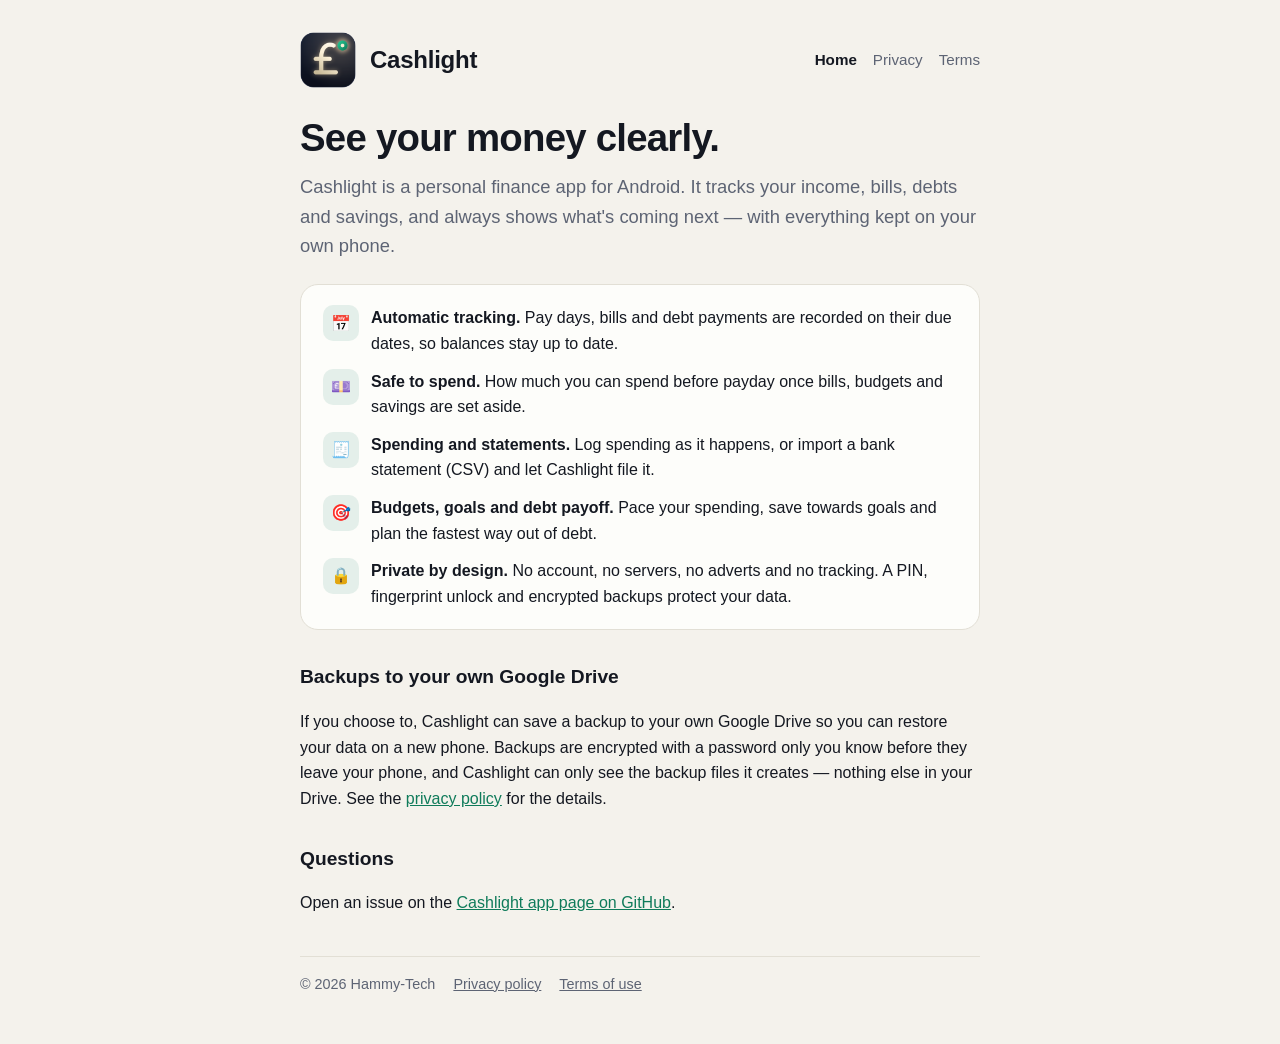
<file: index.html>
<!doctype html>
<html lang="en-GB">
  <head>
    <meta charset="utf-8" />
    <meta name="viewport" content="width=device-width, initial-scale=1" />
    <title>Cashlight — see your money clearly</title>
    <meta name="description" content="Cashlight is a personal finance app for Android that keeps your income, bills, debts and savings on your phone." />
    <link rel="icon" href="icon.png" />
    <link rel="stylesheet" href="style.css" />
  </head>
  <body>
    <div class="wrap">
      <header class="brand">
        <img src="icon.png" alt="" />
        <span class="name"><a href="./">Cashlight</a></span>
        <nav class="top" aria-label="Pages">
          <a href="./" aria-current="page">Home</a>
          <a href="privacy.html">Privacy</a>
          <a href="terms.html">Terms</a>
        </nav>
      </header>

      <main>
        <h1>See your money clearly.</h1>
        <p class="lead">
          Cashlight is a personal finance app for Android. It tracks your income, bills, debts and savings, and always shows what's coming
          next — with everything kept on your own phone.
        </p>

        <div class="card">
          <ul class="features">
            <li>
              <span aria-hidden="true">📅</span>
              <span><strong>Automatic tracking.</strong> Pay days, bills and debt payments are recorded on their due dates, so balances stay up to date.</span>
            </li>
            <li>
              <span aria-hidden="true">💷</span>
              <span><strong>Safe to spend.</strong> How much you can spend before payday once bills, budgets and savings are set aside.</span>
            </li>
            <li>
              <span aria-hidden="true">🧾</span>
              <span><strong>Spending and statements.</strong> Log spending as it happens, or import a bank statement (CSV) and let Cashlight file it.</span>
            </li>
            <li>
              <span aria-hidden="true">🎯</span>
              <span><strong>Budgets, goals and debt payoff.</strong> Pace your spending, save towards goals and plan the fastest way out of debt.</span>
            </li>
            <li>
              <span aria-hidden="true">🔒</span>
              <span><strong>Private by design.</strong> No account, no servers, no adverts and no tracking. A PIN, fingerprint unlock and encrypted backups protect your data.</span>
            </li>
          </ul>
        </div>

        <h2>Backups to your own Google Drive</h2>
        <p>
          If you choose to, Cashlight can save a backup to your own Google Drive so you can restore your data on a new phone. Backups are
          encrypted with a password only you know before they leave your phone, and Cashlight can only see the backup files it creates —
          nothing else in your Drive. See the <a href="privacy.html">privacy policy</a> for the details.
        </p>

        <h2>Questions</h2>
        <p>
          Open an issue on the
          <a href="https://github.com/Hammy-Tech/cashlight-app/issues">Cashlight app page on GitHub</a>.
        </p>
      </main>

      <footer>
        <span>© 2026 Hammy-Tech</span>
        <a href="privacy.html">Privacy policy</a>
        <a href="terms.html">Terms of use</a>
      </footer>
    </div>
  </body>
</html>
</file>
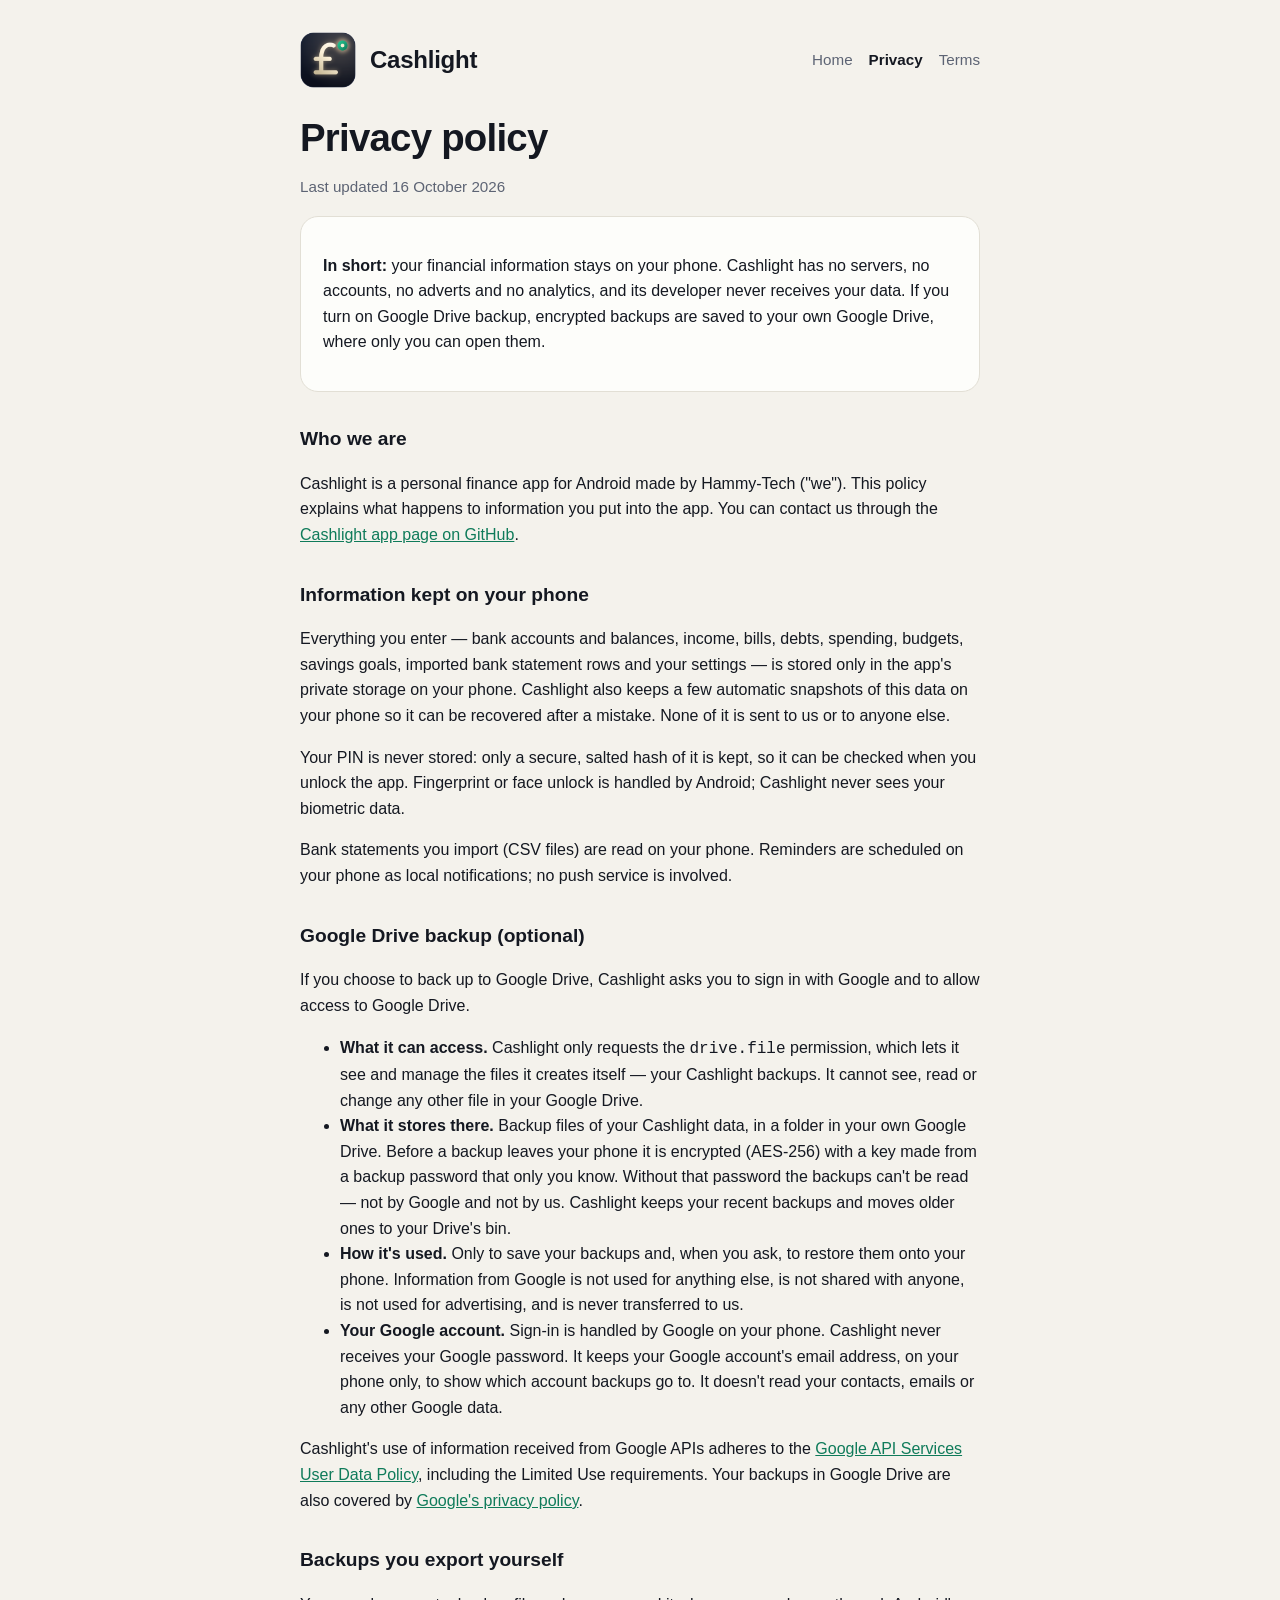
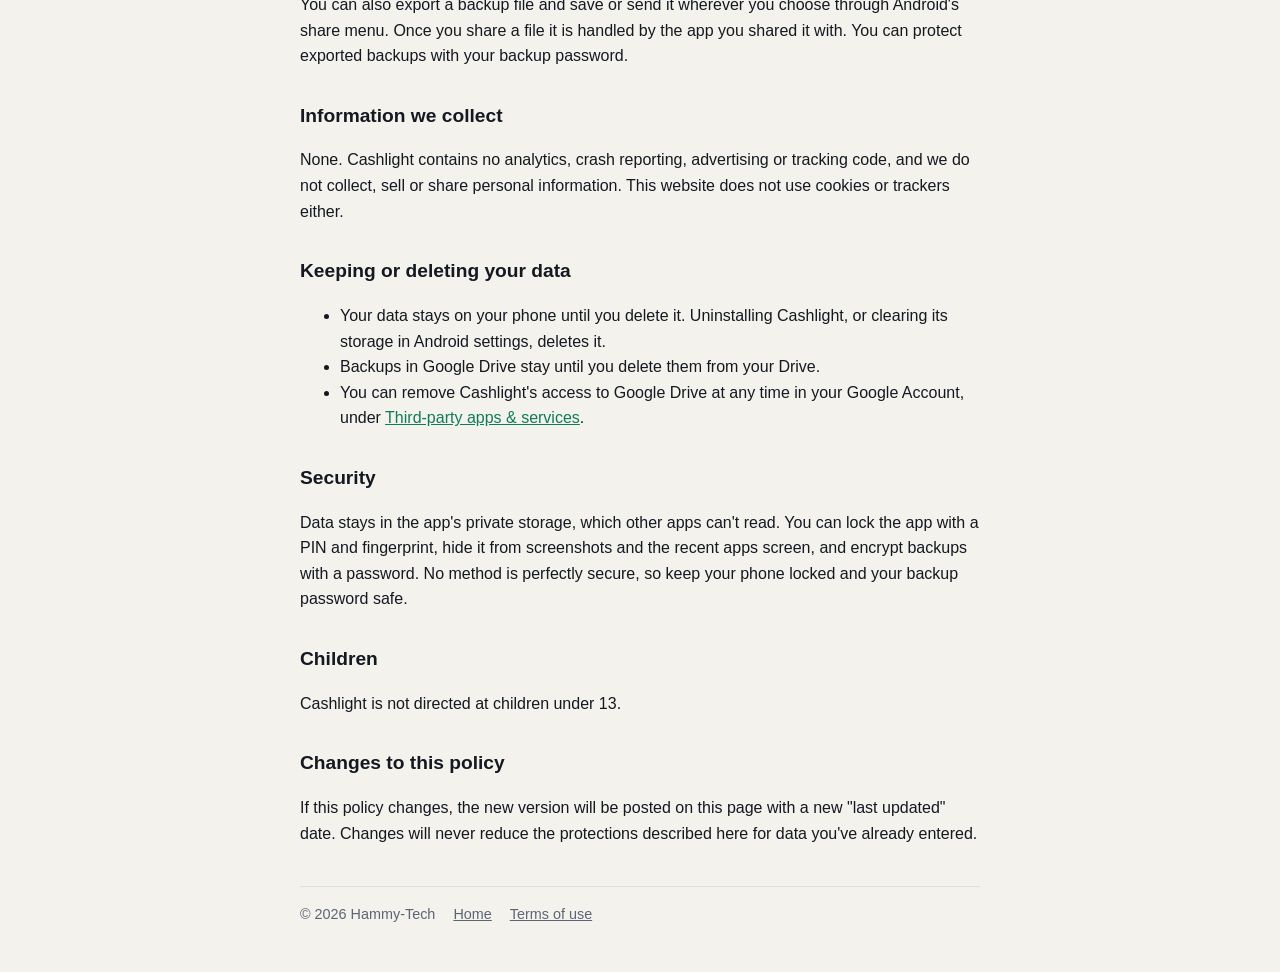
<file: privacy.html>
<!doctype html>
<html lang="en-GB">
  <head>
    <meta charset="utf-8" />
    <meta name="viewport" content="width=device-width, initial-scale=1" />
    <title>Cashlight — Privacy policy</title>
    <meta name="description" content="How Cashlight handles your data: kept on your phone, with optional encrypted backups to your own Google Drive." />
    <link rel="icon" href="icon.png" />
    <link rel="stylesheet" href="style.css" />
  </head>
  <body>
    <div class="wrap">
      <header class="brand">
        <img src="icon.png" alt="" />
        <span class="name"><a href="./">Cashlight</a></span>
        <nav class="top" aria-label="Pages">
          <a href="./">Home</a>
          <a href="privacy.html" aria-current="page">Privacy</a>
          <a href="terms.html">Terms</a>
        </nav>
      </header>

      <main>
        <h1>Privacy policy</h1>
        <p class="note">Last updated 16 October 2026</p>

        <div class="card">
          <p>
            <strong>In short:</strong> your financial information stays on your phone. Cashlight has no servers, no accounts, no adverts and
            no analytics, and its developer never receives your data. If you turn on Google Drive backup, encrypted backups are saved to
            your own Google Drive, where only you can open them.
          </p>
        </div>

        <h2>Who we are</h2>
        <p>
          Cashlight is a personal finance app for Android made by Hammy-Tech ("we"). This policy explains what happens to information you
          put into the app. You can contact us through the
          <a href="https://github.com/Hammy-Tech/cashlight-app/issues">Cashlight app page on GitHub</a>.
        </p>

        <h2>Information kept on your phone</h2>
        <p>
          Everything you enter — bank accounts and balances, income, bills, debts, spending, budgets, savings goals, imported bank statement
          rows and your settings — is stored only in the app's private storage on your phone. Cashlight also keeps a few automatic snapshots
          of this data on your phone so it can be recovered after a mistake. None of it is sent to us or to anyone else.
        </p>
        <p>
          Your PIN is never stored: only a secure, salted hash of it is kept, so it can be checked when you unlock the app. Fingerprint or
          face unlock is handled by Android; Cashlight never sees your biometric data.
        </p>
        <p>
          Bank statements you import (CSV files) are read on your phone. Reminders are scheduled on your phone as local notifications; no
          push service is involved.
        </p>

        <h2>Google Drive backup (optional)</h2>
        <p>If you choose to back up to Google Drive, Cashlight asks you to sign in with Google and to allow access to Google Drive.</p>
        <ul>
          <li>
            <strong>What it can access.</strong> Cashlight only requests the <code>drive.file</code> permission, which lets it see and manage
            the files it creates itself — your Cashlight backups. It cannot see, read or change any other file in your Google Drive.
          </li>
          <li>
            <strong>What it stores there.</strong> Backup files of your Cashlight data, in a folder in your own Google Drive. Before a backup
            leaves your phone it is encrypted (AES-256) with a key made from a backup password that only you know. Without that password the
            backups can't be read — not by Google and not by us. Cashlight keeps your recent backups and moves older ones to your Drive's
            bin.
          </li>
          <li>
            <strong>How it's used.</strong> Only to save your backups and, when you ask, to restore them onto your phone. Information from
            Google is not used for anything else, is not shared with anyone, is not used for advertising, and is never transferred to us.
          </li>
          <li>
            <strong>Your Google account.</strong> Sign-in is handled by Google on your phone. Cashlight never receives your Google password.
            It keeps your Google account's email address, on your phone only, to show which account backups go to. It doesn't read your
            contacts, emails or any other Google data.
          </li>
        </ul>
        <p>
          Cashlight's use of information received from Google APIs adheres to the
          <a href="https://developers.google.com/terms/api-services-user-data-policy">Google API Services User Data Policy</a>, including the
          Limited Use requirements. Your backups in Google Drive are also covered by
          <a href="https://policies.google.com/privacy">Google's privacy policy</a>.
        </p>

        <h2>Backups you export yourself</h2>
        <p>
          You can also export a backup file and save or send it wherever you choose through Android's share menu. Once you share a file it is
          handled by the app you shared it with. You can protect exported backups with your backup password.
        </p>

        <h2>Information we collect</h2>
        <p>
          None. Cashlight contains no analytics, crash reporting, advertising or tracking code, and we do not collect, sell or share personal
          information. This website does not use cookies or trackers either.
        </p>

        <h2>Keeping or deleting your data</h2>
        <ul>
          <li>Your data stays on your phone until you delete it. Uninstalling Cashlight, or clearing its storage in Android settings, deletes it.</li>
          <li>Backups in Google Drive stay until you delete them from your Drive.</li>
          <li>
            You can remove Cashlight's access to Google Drive at any time in your Google Account, under
            <a href="https://myaccount.google.com/connections">Third-party apps &amp; services</a>.
          </li>
        </ul>

        <h2>Security</h2>
        <p>
          Data stays in the app's private storage, which other apps can't read. You can lock the app with a PIN and fingerprint, hide it from
          screenshots and the recent apps screen, and encrypt backups with a password. No method is perfectly secure, so keep your phone
          locked and your backup password safe.
        </p>

        <h2>Children</h2>
        <p>Cashlight is not directed at children under 13.</p>

        <h2>Changes to this policy</h2>
        <p>
          If this policy changes, the new version will be posted on this page with a new "last updated" date. Changes will never reduce the
          protections described here for data you've already entered.
        </p>
      </main>

      <footer>
        <span>© 2026 Hammy-Tech</span>
        <a href="./">Home</a>
        <a href="terms.html">Terms of use</a>
      </footer>
    </div>
  </body>
</html>
</file>
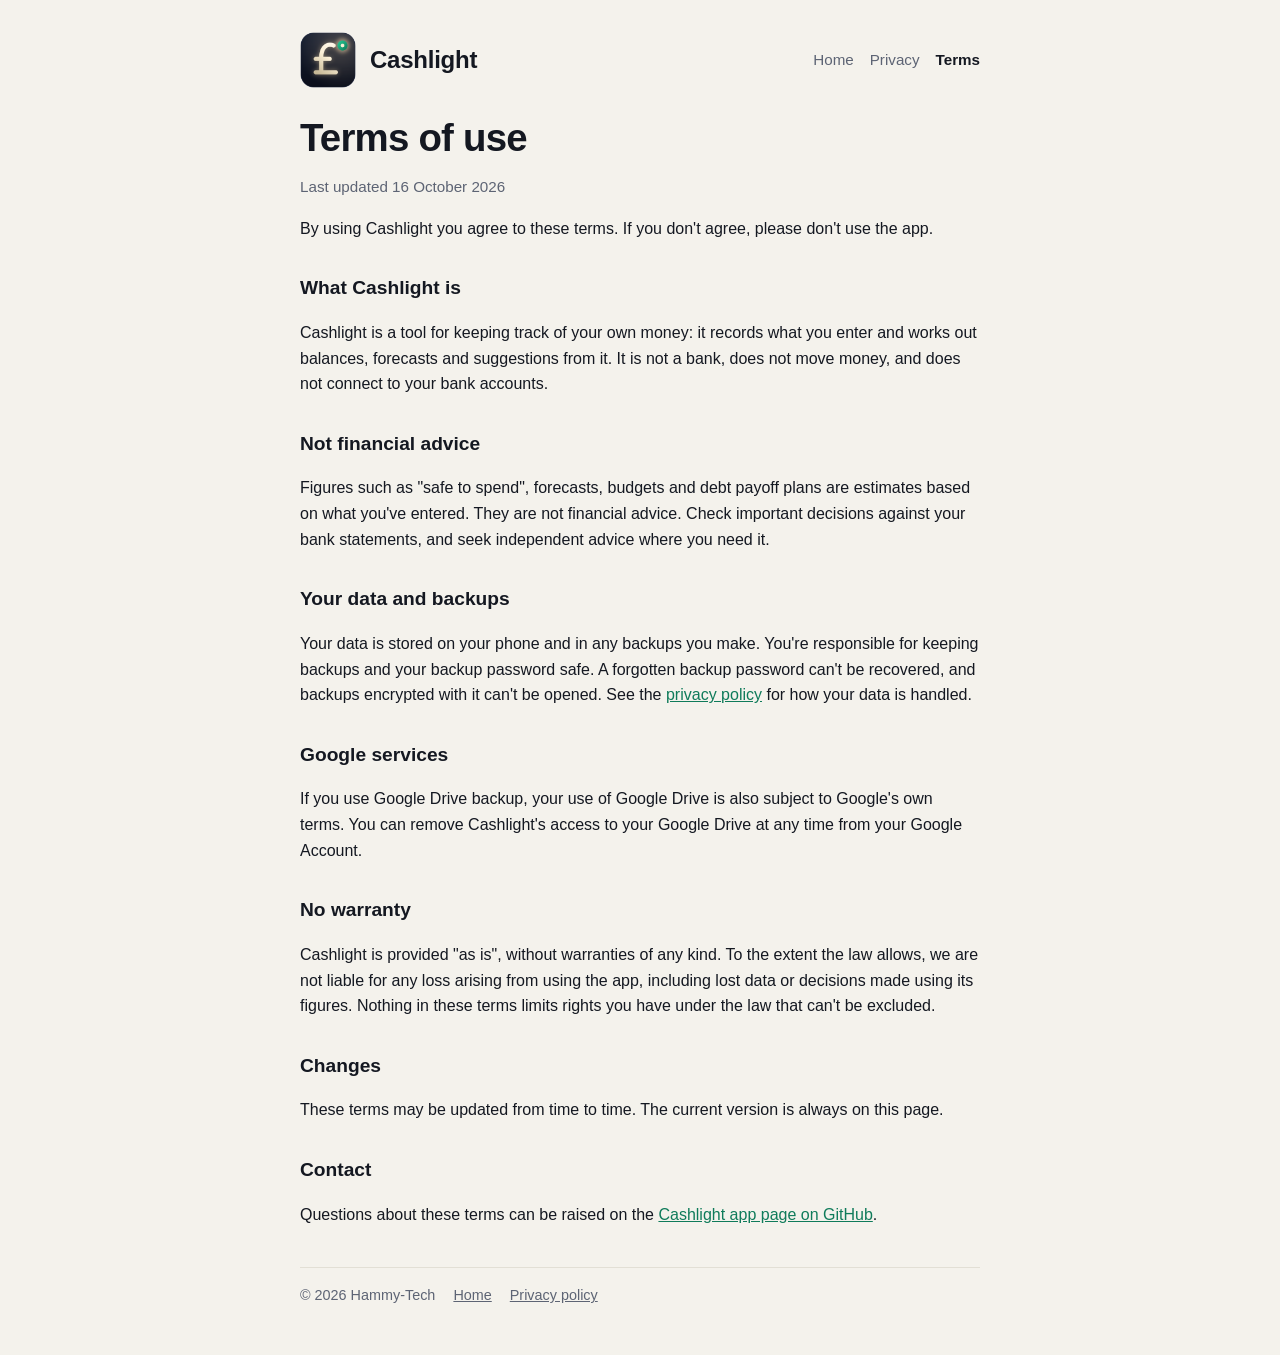
<file: terms.html>
<!doctype html>
<html lang="en-GB">
  <head>
    <meta charset="utf-8" />
    <meta name="viewport" content="width=device-width, initial-scale=1" />
    <title>Cashlight — Terms of use</title>
    <meta name="description" content="The terms for using the Cashlight personal finance app." />
    <link rel="icon" href="icon.png" />
    <link rel="stylesheet" href="style.css" />
  </head>
  <body>
    <div class="wrap">
      <header class="brand">
        <img src="icon.png" alt="" />
        <span class="name"><a href="./">Cashlight</a></span>
        <nav class="top" aria-label="Pages">
          <a href="./">Home</a>
          <a href="privacy.html">Privacy</a>
          <a href="terms.html" aria-current="page">Terms</a>
        </nav>
      </header>

      <main>
        <h1>Terms of use</h1>
        <p class="note">Last updated 16 October 2026</p>

        <p>By using Cashlight you agree to these terms. If you don't agree, please don't use the app.</p>

        <h2>What Cashlight is</h2>
        <p>
          Cashlight is a tool for keeping track of your own money: it records what you enter and works out balances, forecasts and suggestions
          from it. It is not a bank, does not move money, and does not connect to your bank accounts.
        </p>

        <h2>Not financial advice</h2>
        <p>
          Figures such as "safe to spend", forecasts, budgets and debt payoff plans are estimates based on what you've entered. They are not
          financial advice. Check important decisions against your bank statements, and seek independent advice where you need it.
        </p>

        <h2>Your data and backups</h2>
        <p>
          Your data is stored on your phone and in any backups you make. You're responsible for keeping backups and your backup password safe.
          A forgotten backup password can't be recovered, and backups encrypted with it can't be opened. See the
          <a href="privacy.html">privacy policy</a> for how your data is handled.
        </p>

        <h2>Google services</h2>
        <p>
          If you use Google Drive backup, your use of Google Drive is also subject to Google's own terms. You can remove Cashlight's access to
          your Google Drive at any time from your Google Account.
        </p>

        <h2>No warranty</h2>
        <p>
          Cashlight is provided "as is", without warranties of any kind. To the extent the law allows, we are not liable for any loss arising
          from using the app, including lost data or decisions made using its figures. Nothing in these terms limits rights you have under the
          law that can't be excluded.
        </p>

        <h2>Changes</h2>
        <p>These terms may be updated from time to time. The current version is always on this page.</p>

        <h2>Contact</h2>
        <p>
          Questions about these terms can be raised on the
          <a href="https://github.com/Hammy-Tech/cashlight-app/issues">Cashlight app page on GitHub</a>.
        </p>
      </main>

      <footer>
        <span>© 2026 Hammy-Tech</span>
        <a href="./">Home</a>
        <a href="privacy.html">Privacy policy</a>
      </footer>
    </div>
  </body>
</html>
</file>
<file: style.css>
:root {
  --bg: #0a0d16;
  --card: #121726;
  --line: #222a3d;
  --text: #eef1f7;
  --muted: #9aa3b5;
  --accent: #10b981;
  --accent-soft: rgba(16, 185, 129, 0.12);
}

@media (prefers-color-scheme: light) {
  :root {
    --bg: #f4f2ec;
    --card: #fdfdfa;
    --line: #e2dfd5;
    --text: #141821;
    --muted: #5d6474;
    --accent: #0f7b5a;
    --accent-soft: rgba(15, 123, 90, 0.1);
  }
}

* {
  box-sizing: border-box;
}

html {
  -webkit-text-size-adjust: 100%;
}

body {
  margin: 0;
  background: var(--bg);
  color: var(--text);
  font: 16px/1.6 -apple-system, BlinkMacSystemFont, 'Segoe UI', Roboto, Helvetica, Arial, sans-serif;
}

a {
  color: var(--accent);
}

.wrap {
  max-width: 720px;
  margin: 0 auto;
  padding: 32px 20px 48px;
}

header.brand {
  display: flex;
  align-items: center;
  gap: 14px;
  margin-bottom: 28px;
}

header.brand img {
  width: 56px;
  height: 56px;
  border-radius: 14px;
}

header.brand .name {
  font-size: 1.5rem;
  font-weight: 700;
  letter-spacing: -0.01em;
}

header.brand .name a {
  color: inherit;
  text-decoration: none;
}

nav.top {
  margin-left: auto;
  display: flex;
  gap: 16px;
  font-size: 0.95rem;
}

nav.top a {
  color: var(--muted);
  text-decoration: none;
}

nav.top a[aria-current='page'] {
  color: var(--text);
  font-weight: 600;
}

h1 {
  font-size: clamp(1.8rem, 6vw, 2.4rem);
  line-height: 1.15;
  margin: 0 0 12px;
  letter-spacing: -0.02em;
}

h2 {
  font-size: 1.2rem;
  margin: 32px 0 8px;
}

p.lead {
  font-size: 1.15rem;
  color: var(--muted);
  margin: 0 0 24px;
}

.card {
  background: var(--card);
  border: 1px solid var(--line);
  border-radius: 18px;
  padding: 20px 22px;
  margin: 16px 0;
}

ul.features {
  list-style: none;
  padding: 0;
  margin: 0;
  display: grid;
  gap: 12px;
}

ul.features li {
  display: flex;
  gap: 12px;
}

ul.features li span[aria-hidden] {
  flex: none;
  width: 36px;
  height: 36px;
  border-radius: 10px;
  background: var(--accent-soft);
  display: grid;
  place-items: center;
}

.note {
  color: var(--muted);
  font-size: 0.95rem;
}

footer {
  border-top: 1px solid var(--line);
  margin-top: 40px;
  padding-top: 16px;
  color: var(--muted);
  font-size: 0.9rem;
  display: flex;
  flex-wrap: wrap;
  gap: 8px 18px;
}

footer a {
  color: var(--muted);
}

@media (max-width: 480px) {
  header.brand {
    flex-wrap: wrap;
  }
  nav.top {
    margin-left: 0;
    width: 100%;
  }
}
</file>
